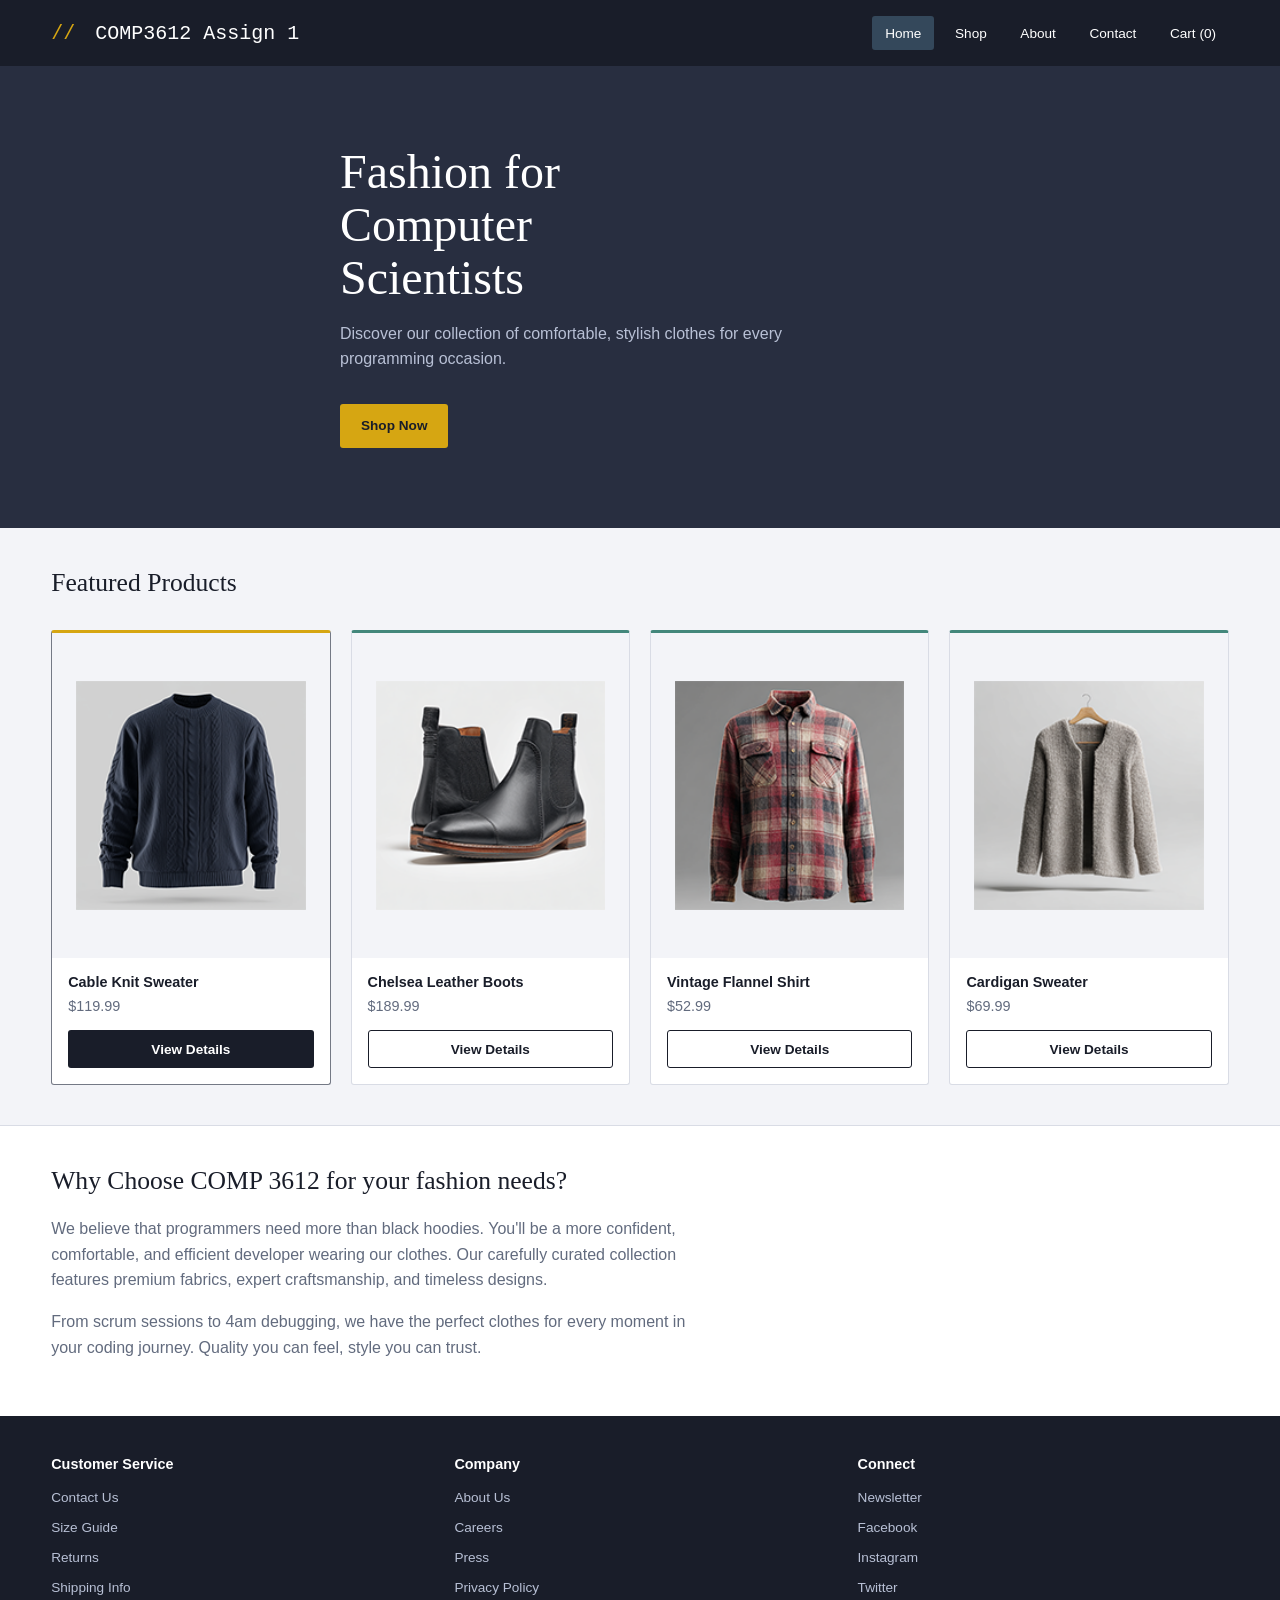
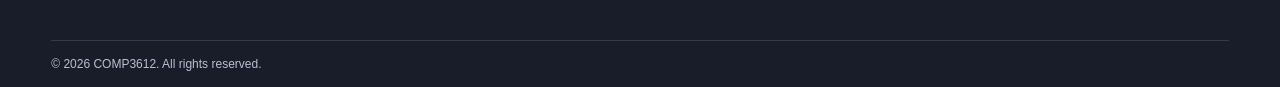
<file: html/index.html>
<!DOCTYPE html>
<html lang="en">
<head>
    <meta charset="UTF-8">
    <meta name="viewport" content="width=device-width, initial-scale=1.0">
    <title>Home | COMP3612 Assign 1</title>
    <link rel="stylesheet" href="../css/style.css">
</head>
<body>

    <!-- Shared header -->
    <header class="site-header">
        <div class="header-content">
            <a class="site-logo" href="index.html">
                <span class="logo-mark">//</span> COMP3612 Assign 1
            </a>

            <nav aria-label="Main navigation">
                <ul class="nav-links">
                    <li>
                        <a href="index.html"
                           class="active"
                           aria-current="page">Home</a>
                    </li>
                    <li><a href="#">Shop</a></li>
                    <li><a href="about.html">About</a></li>
                    <li><a href="#">Contact</a></li>
                    <li><a href="#">Cart (0)</a></li>
                </ul>
            </nav>
        </div>
    </header>

    <main>
        <!-- Introductory banner -->
        <section class="hero">
            <div class="hero-content">
                <span class="hero-decoration" aria-hidden="true">{ }</span>
                <h1>Fashion for Computer Scientists</h1>
                <p>
                    Discover our collection of comfortable, stylish
                    clothes for every programming occasion.
                </p>
                <a class="button button-primary" href="#featured">
                    Shop Now
                </a>
            </div>
        </section>

        <!-- Featured products -->
        <section class="featured-products" id="featured">
            <div class="container">
                <h2>Featured Products</h2>

                <div class="product-grid">
                    <article class="product-card product-card-featured">
                        <div class="product-image">
                            <img
                                src="../data/images/003-small-front.png"
                                alt="Navy cable knit sweater">
                        </div>

                        <div class="product-info">
                            <h3>Cable Knit Sweater</h3>
                            <p class="price">$119.99</p>
                            <a class="button button-dark"
                               href="product.html">
                                View Details
                            </a>
                        </div>
                    </article>

                    <article class="product-card">
                        <div class="product-image">
                            <img
                                src="../data/images/008-small-front.png"
                                alt="Chelsea leather boots">
                        </div>

                        <div class="product-info">
                            <h3>Chelsea Leather Boots</h3>
                            <p class="price">$189.99</p>
                            <a class="button button-outline" href="#">
                                View Details
                            </a>
                        </div>
                    </article>

                    <article class="product-card">
                        <div class="product-image">
                            <img
                                src="../data/images/011-small-front.png"
                                alt="Vintage plaid flannel shirt">
                        </div>

                        <div class="product-info">
                            <h3>Vintage Flannel Shirt</h3>
                            <p class="price">$52.99</p>
                            <a class="button button-outline" href="#">
                                View Details
                            </a>
                        </div>
                    </article>

                    <article class="product-card">
                        <div class="product-image">
                            <img
                                src="../data/images/009-small-front.png"
                                alt="Lightweight cardigan sweater">
                        </div>

                        <div class="product-info">
                            <h3>Cardigan Sweater</h3>
                            <p class="price">$69.99</p>
                            <a class="button button-outline" href="#">
                                View Details
                            </a>
                        </div>
                    </article>
                </div>
            </div>
        </section>

        <!-- Store introduction -->
        <section class="why-choose">
            <div class="container">
                <h2>Why Choose COMP 3612 for your fashion needs?</h2>

                <p>
                    We believe that programmers need more than black
                    hoodies. You'll be a more confident, comfortable,
                    and efficient developer wearing our clothes.
                    Our carefully curated collection features premium
                    fabrics, expert craftsmanship, and timeless designs.
                </p>

                <p>
                    From scrum sessions to 4am debugging, we have the
                    perfect clothes for every moment in your coding
                    journey. Quality you can feel, style you can trust.
                </p>
            </div>
        </section>
    </main>

    <!-- Shared footer -->
    <footer class="site-footer">
        <div class="container">
            <div class="footer-columns">
                <section>
                    <h2>Customer Service</h2>
                    <ul>
                        <li><a href="#">Contact Us</a></li>
                        <li><a href="#">Size Guide</a></li>
                        <li><a href="#">Returns</a></li>
                        <li><a href="#">Shipping Info</a></li>
                    </ul>
                </section>

                <section>
                    <h2>Company</h2>
                    <ul>
                        <li><a href="about.html">About Us</a></li>
                        <li><a href="#">Careers</a></li>
                        <li><a href="#">Press</a></li>
                        <li><a href="#">Privacy Policy</a></li>
                    </ul>
                </section>

                <section>
                    <h2>Connect</h2>
                    <ul>
                        <li><a href="#">Newsletter</a></li>
                        <li><a href="#">Facebook</a></li>
                        <li><a href="#">Instagram</a></li>
                        <li><a href="#">Twitter</a></li>
                    </ul>
                </section>
            </div>

            <p class="copyright">
                &copy; 2026 COMP3612. All rights reserved.
            </p>
        </div>
    </footer>

</body>
</html>
</file>
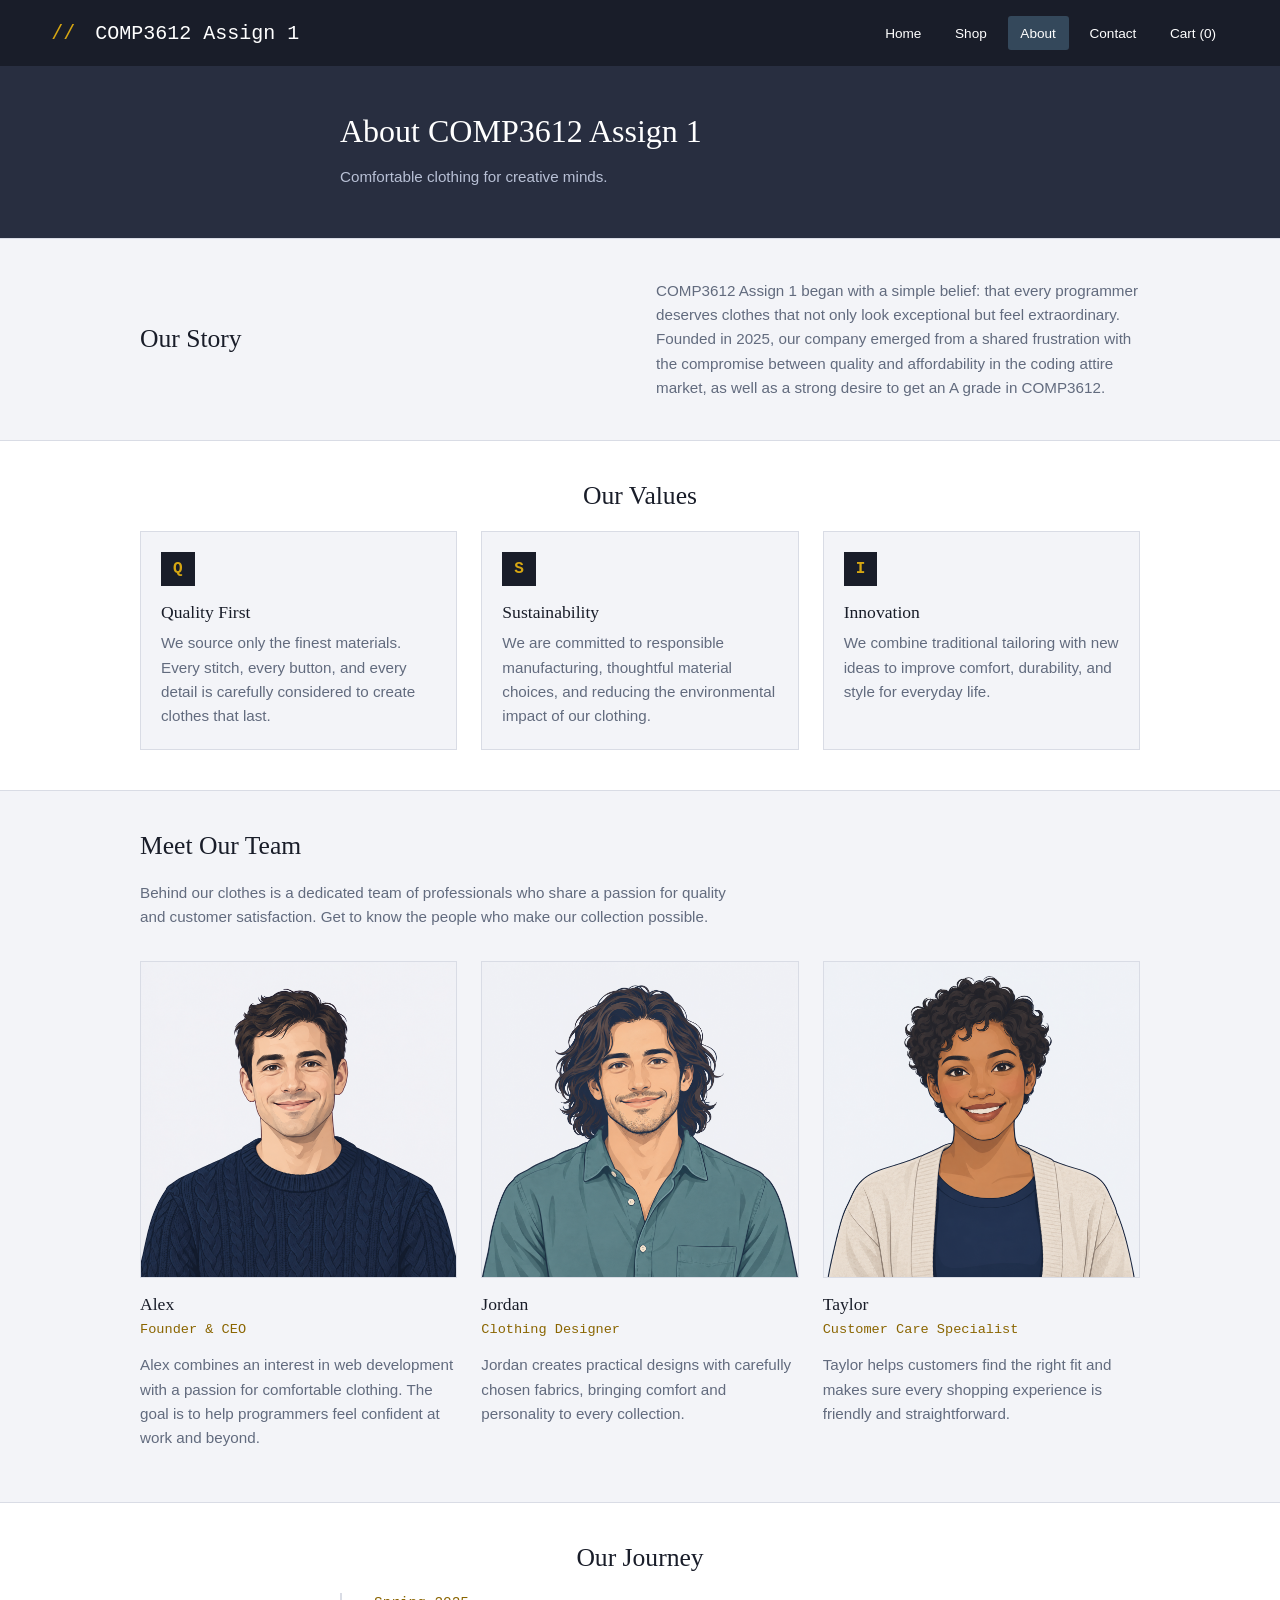
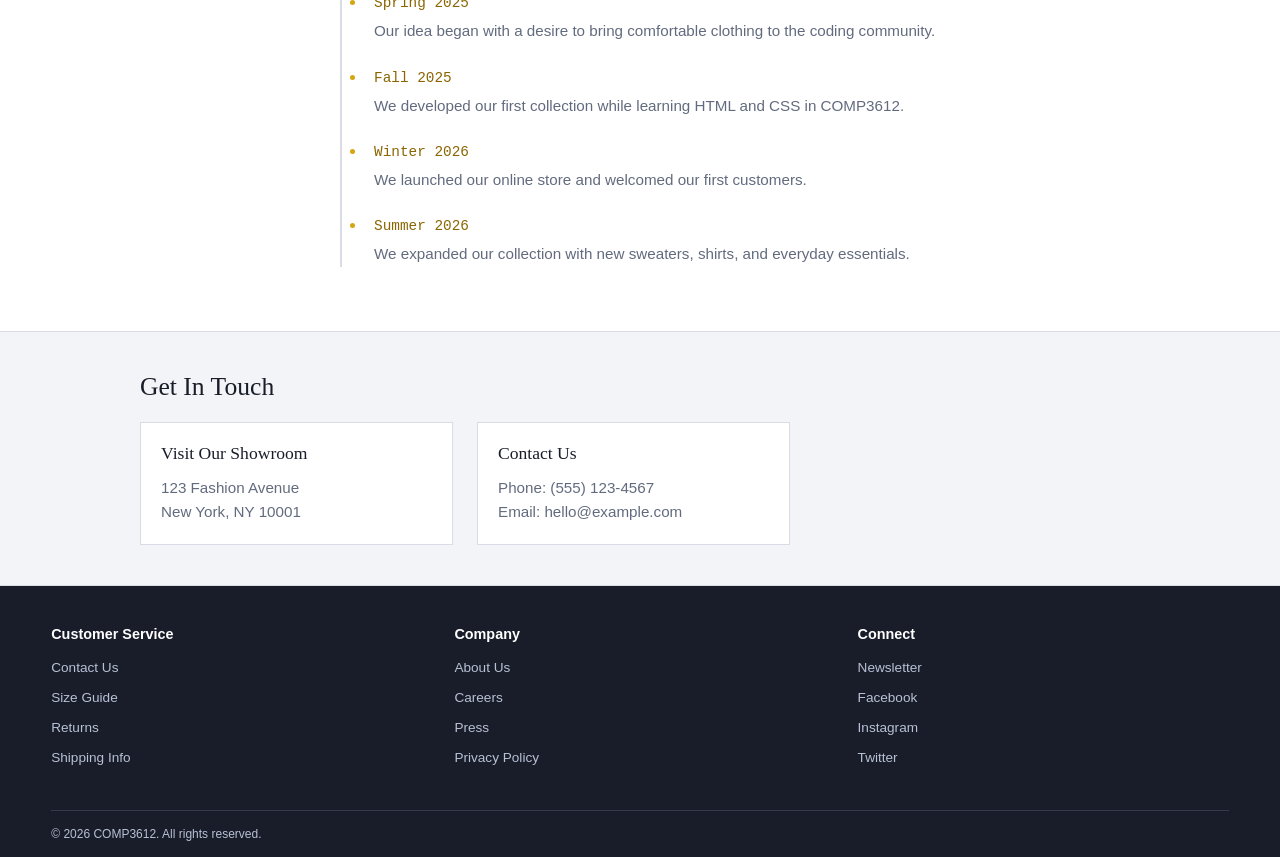
<file: html/about.html>
<!DOCTYPE html>
<html lang="en">
<head>
    <meta charset="UTF-8">
    <meta name="viewport" content="width=device-width, initial-scale=1.0">
    <title>About | COMP3612 Assign 1</title>
    <link rel="stylesheet" href="../css/style.css">
</head>
<body>

    <!-- Shared header -->
    <header class="site-header">
        <div class="header-content">
            <a class="site-logo" href="index.html">
                <span class="logo-mark">//</span> COMP3612 Assign 1
            </a>

            <nav aria-label="Main navigation">
                <ul class="nav-links">
                    <li><a href="index.html">Home</a></li>
                    <li><a href="#">Shop</a></li>
                    <li><a href="about.html" class="active" aria-current="page">About</a></li>
                    <li><a href="#">Contact</a></li>
                    <li><a href="#">Cart (0)</a></li>
                </ul>
            </nav>
        </div>
    </header>

    <main class="about-page">

    <!-- About banner -->
    <section class="hero about-hero">
        <span class="hero-decoration" aria-hidden="true">{ }</span>

        <div class="hero-content">
            <h1>About COMP3612 Assign 1</h1>
            <p>Comfortable clothing for creative minds.</p>
        </div>
    </section>

    <!-- Company story -->
    <section class="our-story">
        <div class="container story-layout">
            <h2>Our Story</h2>

            <p>
                COMP3612 Assign 1 began with a simple belief:
                that every programmer deserves clothes that not
                only look exceptional but feel extraordinary.
                Founded in 2025, our company emerged from a shared
                frustration with the compromise between quality
                and affordability in the coding attire market,
                as well as a strong desire to get an A grade
                in COMP3612.
            </p>
        </div>
    </section>

    <!-- Company values -->
    <section class="our-values">
        <div class="container">
            <h2>Our Values</h2>

            <div class="values-grid">
                <article class="value-card">
                    <span class="value-icon" aria-hidden="true">Q</span>
                    <h3>Quality First</h3>
                    <p>
                        We source only the finest materials.
                        Every stitch, every button, and every
                        detail is carefully considered to create
                        clothes that last.
                    </p>
                </article>

                <article class="value-card">
                    <span class="value-icon" aria-hidden="true">S</span>
                    <h3>Sustainability</h3>
                    <p>
                        We are committed to responsible manufacturing,
                        thoughtful material choices, and reducing
                        the environmental impact of our clothing.
                    </p>
                </article>

                <article class="value-card">
                    <span class="value-icon" aria-hidden="true">I</span>
                    <h3>Innovation</h3>
                    <p>
                        We combine traditional tailoring with new
                        ideas to improve comfort, durability,
                        and style for everyday life.
                    </p>
                </article>
            </div>
        </div>
    </section>

    <!-- Team -->
    <section class="our-team">
        <div class="container">
            <h2>Meet Our Team</h2>

            <p class="team-introduction">
                Behind our clothes is a dedicated team of professionals
                who share a passion for quality and customer satisfaction.
                Get to know the people who make our collection possible.
            </p>

            <div class="team-grid">
                <article class="team-card">
                    <img src="../data/images/team-1.png"
                         alt="Portrait of Alex, founder and CEO">

                    <h3>Alex</h3>
                    <p class="team-role">Founder &amp; CEO</p>
                    <p>
                        Alex combines an interest in web development
                        with a passion for comfortable clothing.
                        The goal is to help programmers feel confident
                        at work and beyond.
                    </p>
                </article>

                <article class="team-card">
                    <img src="../data/images/team-2.png"
                         alt="Portrait of Jordan, clothing designer">

                    <h3>Jordan</h3>
                    <p class="team-role">Clothing Designer</p>
                    <p>
                        Jordan creates practical designs with
                        carefully chosen fabrics, bringing comfort
                        and personality to every collection.
                    </p>
                </article>

                <article class="team-card">
                    <img src="../data/images/team-3.png"
                         alt="Portrait of Taylor, customer care specialist">

                    <h3>Taylor</h3>
                    <p class="team-role">Customer Care Specialist</p>
                    <p>
                        Taylor helps customers find the right fit
                        and makes sure every shopping experience
                        is friendly and straightforward.
                    </p>
                </article>
            </div>
        </div>
    </section>

    <!-- Company timeline -->
    <section class="our-journey">
        <div class="container">
            <h2>Our Journey</h2>

            <ol class="timeline">
                <li>
                    <h3>Spring 2025</h3>
                    <p>
                        Our idea began with a desire to bring
                        comfortable clothing to the coding community.
                    </p>
                </li>

                <li>
                    <h3>Fall 2025</h3>
                    <p>
                        We developed our first collection while
                        learning HTML and CSS in COMP3612.
                    </p>
                </li>

                <li>
                    <h3>Winter 2026</h3>
                    <p>
                        We launched our online store and welcomed
                        our first customers.
                    </p>
                </li>

                <li>
                    <h3>Summer 2026</h3>
                    <p>
                        We expanded our collection with new
                        sweaters, shirts, and everyday essentials.
                    </p>
                </li>
            </ol>
        </div>
    </section>

    <!-- Sample store contact details -->
    <section class="get-in-touch">
        <div class="container">
            <h2>Get In Touch</h2>

            <div class="contact-grid">
                <section class="contact-card">
                    <h3>Visit Our Showroom</h3>
                    <p>
                        123 Fashion Avenue<br>
                        New York, NY 10001
                    </p>
                </section>

                <section class="contact-card">
                    <h3>Contact Us</h3>
                    <p>
                        Phone: (555) 123-4567<br>
                        Email: hello@example.com
                    </p>
                </section>
            </div>
        </div>
    </section>

</main>

    <!-- Shared footer -->
    <footer class="site-footer">
        <div class="container">
            <div class="footer-columns">
                <section>
                    <h2>Customer Service</h2>
                    <ul>
                        <li><a href="#">Contact Us</a></li>
                        <li><a href="#">Size Guide</a></li>
                        <li><a href="#">Returns</a></li>
                        <li><a href="#">Shipping Info</a></li>
                    </ul>
                </section>

                <section>
                    <h2>Company</h2>
                    <ul>
                        <li><a href="about.html">About Us</a></li>
                        <li><a href="#">Careers</a></li>
                        <li><a href="#">Press</a></li>
                        <li><a href="#">Privacy Policy</a></li>
                    </ul>
                </section>

                <section>
                    <h2>Connect</h2>
                    <ul>
                        <li><a href="#">Newsletter</a></li>
                        <li><a href="#">Facebook</a></li>
                        <li><a href="#">Instagram</a></li>
                        <li><a href="#">Twitter</a></li>
                    </ul>
                </section>
            </div>

            <p class="copyright">
                &copy; 2026 COMP3612. All rights reserved.
            </p>
        </div>
    </footer>

</body>
</html>
</file>
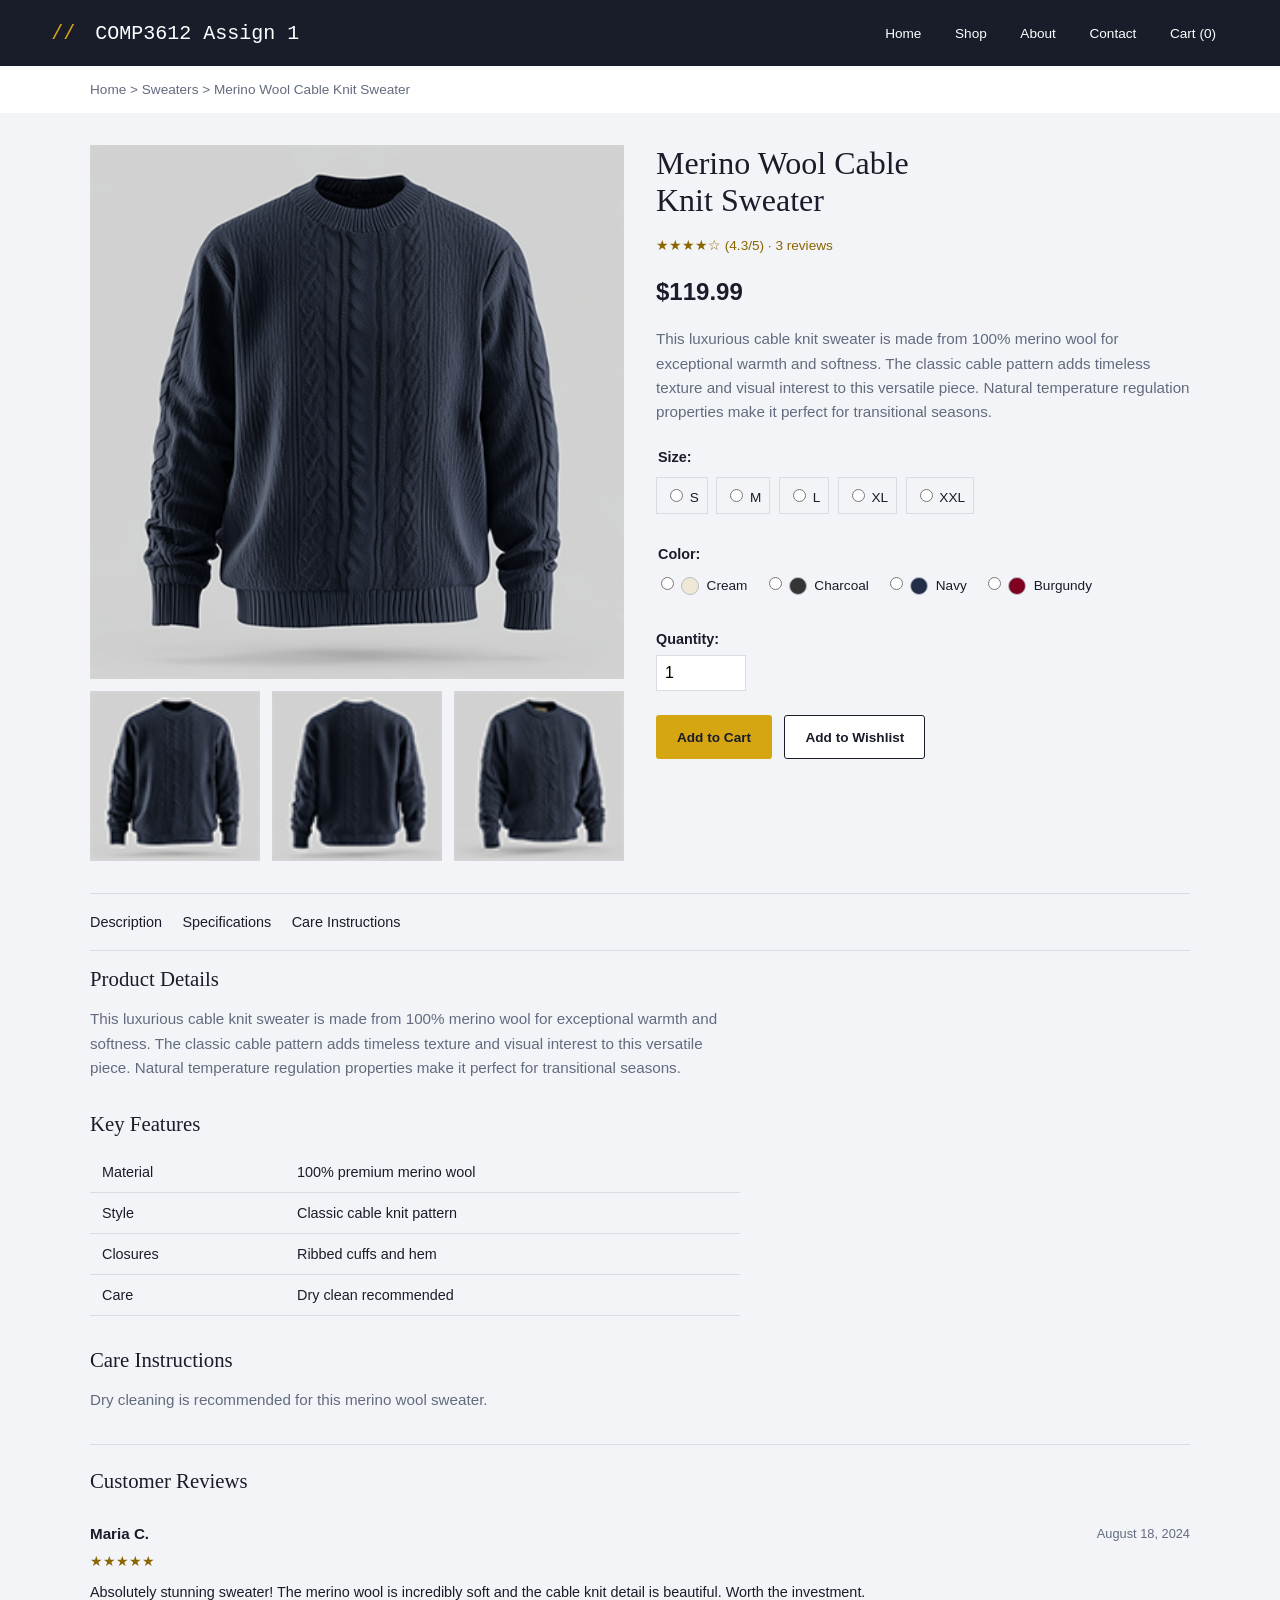
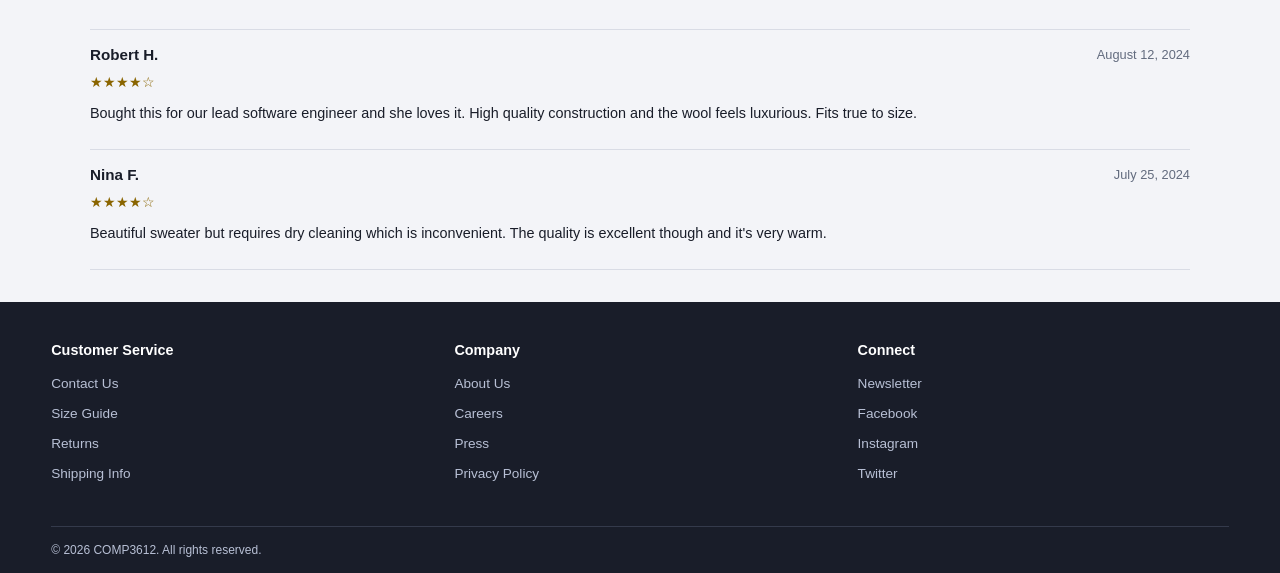
<file: html/product.html>
<!DOCTYPE html>
<html lang="en">
<head>
    <meta charset="UTF-8">
    <meta name="viewport" content="width=device-width, initial-scale=1.0">
    <title>Cable Knit Sweater | COMP3612 Assign 1</title>
    <link rel="stylesheet" href="../css/style.css">
</head>
<body>

    <!-- Shared header -->
    <header class="site-header">
        <div class="header-content">
            <a class="site-logo" href="index.html">
                <span class="logo-mark">//</span> COMP3612 Assign 1
            </a>

            <nav aria-label="Main navigation">
                <ul class="nav-links">
                    <li><a href="index.html">Home</a></li>
                    <li><a href="#">Shop</a></li>
                    <li><a href="about.html">About</a></li>
                    <li><a href="#">Contact</a></li>
                    <li><a href="#">Cart (0)</a></li>
                </ul>
            </nav>
        </div>
    </header>

    <main class="product-page">

    <!-- Breadcrumb navigation -->
    <nav class="breadcrumb container" aria-label="Breadcrumb">
        <a href="index.html">Home</a> &gt;
        <a href="#">Sweaters</a> &gt;
        <span>Merino Wool Cable Knit Sweater</span>
    </nav>

    <div class="product-background">
        <div class="container">

            <!-- Images and purchase options -->
            <section class="product-overview">

                <div class="product-gallery">
                    <img class="main-product-image"
                         src="../data/images/003-medium-front.png"
                         alt="Front view of a navy cable knit sweater">

                    <div class="product-thumbnails">
                        <img src="../data/images/003-thumb-front.png"
                             alt="Sweater front view">

                        <img src="../data/images/003-thumb-back.png"
                             alt="Sweater back view">

                        <img src="../data/images/003-thumb-front-angle.png"
                             alt="Angled front view of the sweater">
                    </div>
                </div>

                <div class="product-summary">
                    <h1>Merino Wool Cable Knit Sweater</h1>

                    <p class="product-rating">
                        ★★★★☆ (4.3/5) · 3 reviews
                    </p>

                    <p class="product-price">$119.99</p>

                    <p>
                        This luxurious cable knit sweater is made from
                        100% merino wool for exceptional warmth and
                        softness. The classic cable pattern adds timeless
                        texture and visual interest to this versatile
                        piece. Natural temperature regulation properties
                        make it perfect for transitional seasons.
                    </p>

                    <form
                        action="https://www.randyconnolly.com/tests/process.php"
                        method="post">

                        <input type="hidden"
                               name="product"
                               value="Merino Wool Cable Knit Sweater">

                        <!-- Select one size -->
                        <fieldset class="size-options">
                            <legend>Size:</legend>

                            <label>
                                <input type="radio"
                                       name="size"
                                       value="S"
                                       required>
                                <span>S</span>
                            </label>

                            <label>
                                <input type="radio"
                                       name="size"
                                       value="M">
                                <span>M</span>
                            </label>

                            <label>
                                <input type="radio"
                                       name="size"
                                       value="L">
                                <span>L</span>
                            </label>

                            <label>
                                <input type="radio"
                                       name="size"
                                       value="XL">
                                <span>XL</span>
                            </label>

                            <label>
                                <input type="radio"
                                       name="size"
                                       value="XXL">
                                <span>XXL</span>
                            </label>
                        </fieldset>

                        <!-- Select one color -->
                        <fieldset class="color-options">
                            <legend>Color:</legend>

                            <label>
                                <input type="radio"
                                       name="color"
                                       value="Cream"
                                       required>
                                <span class="color-swatch cream"></span>
                                Cream
                            </label>

                            <label>
                                <input type="radio"
                                       name="color"
                                       value="Charcoal">
                                <span class="color-swatch charcoal"></span>
                                Charcoal
                            </label>

                            <label>
                                <input type="radio"
                                       name="color"
                                       value="Navy">
                                <span class="color-swatch navy"></span>
                                Navy
                            </label>

                            <label>
                                <input type="radio"
                                       name="color"
                                       value="Burgundy">
                                <span class="color-swatch burgundy"></span>
                                Burgundy
                            </label>
                        </fieldset>

                        <div class="quantity-control">
                            <label for="quantity">Quantity:</label>
                            <input type="number"
                                   id="quantity"
                                   name="quantity"
                                   value="1"
                                   min="1"
                                   step="1"
                                   required>
                        </div>

                        <div class="product-actions">
                            <button type="submit"
                                    class="button button-primary">
                                Add to Cart
                            </button>

                            <button type="button"
                                    class="button button-outline">
                                Add to Wishlist
                            </button>
                        </div>
                    </form>
                </div>

            </section>

            <!-- Links to information on this page -->
            <nav class="product-section-links"
                 aria-label="Product information">
                <a href="#description">Description</a>
                <a href="#specifications">Specifications</a>
                <a href="#care">Care Instructions</a>
            </nav>

            <section id="description" class="product-description">
                <h2>Product Details</h2>
                <p>
                    This luxurious cable knit sweater is made from
                    100% merino wool for exceptional warmth and softness.
                    The classic cable pattern adds timeless texture
                    and visual interest to this versatile piece.
                    Natural temperature regulation properties make
                    it perfect for transitional seasons.
                </p>
            </section>

            <section id="specifications" class="product-specifications">
                <h2>Key Features</h2>

                <table>
                    <tbody>
                        <tr>
                            <th scope="row">Material</th>
                            <td>100% premium merino wool</td>
                        </tr>
                        <tr>
                            <th scope="row">Style</th>
                            <td>Classic cable knit pattern</td>
                        </tr>
                        <tr>
                            <th scope="row">Closures</th>
                            <td>Ribbed cuffs and hem</td>
                        </tr>
                        <tr>
                            <th scope="row">Care</th>
                            <td>Dry clean recommended</td>
                        </tr>
                    </tbody>
                </table>
            </section>

            <section id="care" class="product-care">
                <h2>Care Instructions</h2>
                <p>Dry cleaning is recommended for this merino wool sweater.</p>
            </section>

            <!-- Customer reviews from data.json -->
            <section class="customer-reviews">
                <h2>Customer Reviews</h2>

                <article class="review">
                    <div class="review-heading">
                        <h3>Maria C.</h3>
                        <time datetime="2024-08-18">August 18, 2024</time>
                    </div>

                    <p class="review-stars" aria-label="5 out of 5 stars">
                        ★★★★★
                    </p>

                    <p>
                        Absolutely stunning sweater! The merino wool is
                        incredibly soft and the cable knit detail is
                        beautiful. Worth the investment.
                    </p>
                </article>

                <article class="review">
                    <div class="review-heading">
                        <h3>Robert H.</h3>
                        <time datetime="2024-08-12">August 12, 2024</time>
                    </div>

                    <p class="review-stars" aria-label="4 out of 5 stars">
                        ★★★★☆
                    </p>

                    <p>
                        Bought this for our lead software engineer and
                        she loves it. High quality construction and the
                        wool feels luxurious. Fits true to size.
                    </p>
                </article>

                <article class="review">
                    <div class="review-heading">
                        <h3>Nina F.</h3>
                        <time datetime="2024-07-25">July 25, 2024</time>
                    </div>

                    <p class="review-stars" aria-label="4 out of 5 stars">
                        ★★★★☆
                    </p>

                    <p>
                        Beautiful sweater but requires dry cleaning
                        which is inconvenient. The quality is excellent
                        though and it's very warm.
                    </p>
                </article>
            </section>

        </div>
    </div>

</main>

    <!-- Shared footer -->
    <footer class="site-footer">
        <div class="container">
            <div class="footer-columns">
                <section>
                    <h2>Customer Service</h2>
                    <ul>
                        <li><a href="#">Contact Us</a></li>
                        <li><a href="#">Size Guide</a></li>
                        <li><a href="#">Returns</a></li>
                        <li><a href="#">Shipping Info</a></li>
                    </ul>
                </section>

                <section>
                    <h2>Company</h2>
                    <ul>
                        <li><a href="about.html">About Us</a></li>
                        <li><a href="#">Careers</a></li>
                        <li><a href="#">Press</a></li>
                        <li><a href="#">Privacy Policy</a></li>
                    </ul>
                </section>

                <section>
                    <h2>Connect</h2>
                    <ul>
                        <li><a href="#">Newsletter</a></li>
                        <li><a href="#">Facebook</a></li>
                        <li><a href="#">Instagram</a></li>
                        <li><a href="#">Twitter</a></li>
                    </ul>
                </section>
            </div>

            <p class="copyright">
                &copy; 2026 COMP3612. All rights reserved.
            </p>
        </div>
    </footer>

</body>
</html>
</file>
<file: css/style.css>
/* General page styles */
* {
    box-sizing: border-box;
}

body {
    margin: 0;
    font-family: Arial, Helvetica, sans-serif;
    font-size: 1rem;
    color: #191d29;
    background-color: white;
}

h1,
h2 {
    font-family: Georgia, "Times New Roman", serif;
    font-weight: normal;
}

a {
    text-decoration: none;
}

.container {
    width: 92%;
    max-width: 1200px;
    margin: 0 auto;
}

/* Header */
.site-header {
    background-color: #191d29;
}

.header-content {
    width: 92%;
    max-width: 1200px;
    margin: 0 auto;
    padding: 1rem 0;

    display: flex;
    justify-content: space-between;
    align-items: center;
    flex-wrap: wrap;
    gap: 1rem;
}

.site-logo {
    color: white;
    font-family: "Courier New", monospace;
    font-size: 1.25rem;
}

.logo-mark {
    color: #d6a612;
    margin-right: 0.5rem;
}

.nav-links {
    list-style: none;
    margin: 0;
    padding: 0;

    display: flex;
    flex-wrap: wrap;
    gap: 0.5rem;
}

.nav-links a {
    display: block;
    padding: 0.6rem 0.8rem;
    color: white;
    font-size: 0.85rem;
}

.nav-links a.active {
    background-color: #34485b;
    border-radius: 3px;
}

.site-header a:hover {
    color: #d6a612;
}

/* Hero banner */
.hero {
    position: relative;
    overflow: hidden;
    background-color: #282e40;
    color: white;
    padding: 5rem 2rem;
}

/* Decorative braces from the reference image */
.hero-decoration {
    position: absolute;
    top: -2rem;
    right: 1rem;
    font-family: "Courier New", monospace;
    font-size: 18rem;
    color: #303648;
}

.hero-content {
    position: relative;
    max-width: 600px;
    margin: 0 auto;
}

.hero h1 {
    max-width: 340px;
    margin: 0 0 1rem;
    font-size: 3rem;
    line-height: 1.1;
}

.hero p {
    max-width: 500px;
    margin: 0 0 2rem;
    color: #b8c0d5;
    line-height: 1.6;
}

/* Shared button styling */
.button {
    display: inline-block;
    padding: 0.85rem 1.25rem;
    border: 1px solid transparent;
    border-radius: 3px;
    font-size: 0.85rem;
    font-weight: bold;
    text-align: center;
}

.button-primary {
    background-color: #d6a612;
    color: #191d29;
}

.button-primary:hover {
    background-color: #e7b929;
}


/* Featured products section */
.featured-products {
    background-color: #f3f4f8;
    padding: 2.5rem 0;
    border-bottom: 1px solid #d9dce5;
}

.featured-products h2 {
    margin: 0 0 2rem;
    font-size: 1.6rem;
}

/* Four equal-width columns */
.product-grid {
    display: grid;
    grid-template-columns: 1fr 1fr 1fr 1fr;
    gap: 1.25rem;
}

/* Individual product cards */
.product-card {
    overflow: hidden;
    background-color: white;
    border: 1px solid #d9dce5;
    border-top: 3px solid #43877b;
    border-radius: 3px;
}

.product-card-featured {
    border-color: #747985;
    border-top-color: #d6a612;
}

/* Image area */
.product-image {
    background-color: #f3f4f8;
    padding: 3rem 1.5rem;
}

.product-image img {
    display: block;
    width: 100%;
    height: auto;
}

/* Product name, price, and link */
.product-info {
    padding: 1rem;
}

.product-info h3 {
    margin: 0 0 0.5rem;
    font-size: 0.9rem;
}

.product-info .price {
    margin: 0 0 1rem;
    color: #626b7e;
    font-size: 0.9rem;
}

.product-info .button {
    display: block;
    width: 100%;
    padding: 0.65rem 0.5rem;
}

/* First product's dark button */
.button-dark {
    background-color: #191d29;
    color: white;
}

.button-dark:hover {
    background-color: #34485b;
}

/* Other products' outlined buttons */
.button-outline {
    border-color: #191d29;
    background-color: white;
    color: #191d29;
}

.button-outline:hover {
    background-color: #191d29;
    color: white;
}

/* Adjust the grid for smaller screens */
@media (max-width: 800px) {
    .product-grid {
        grid-template-columns: 1fr 1fr;
    }
}

@media (max-width: 480px) {
    .product-grid {
        grid-template-columns: 1fr;
    }
}


/* Why Choose section */
.why-choose {
    background-color: white;
    padding: 2.5rem 0;
}

.why-choose h2 {
    margin: 0 0 1.25rem;
    font-size: 1.6rem;
}

.why-choose p {
    max-width: 650px;
    margin: 0 0 1rem;
    color: #626b7e;
    font-size: 1rem;
    line-height: 1.6;
}

/* Shared footer */
.site-footer {
    background-color: #191d29;
    color: white;
    padding: 2.5rem 0 1rem;
}

/* Three equal columns */
.footer-columns {
    display: grid;
    grid-template-columns: 1fr 1fr 1fr;
    gap: 2rem;
}

.footer-columns h2 {
    margin: 0 0 1rem;
    font-family: Arial, Helvetica, sans-serif;
    font-size: 0.9rem;
    font-weight: bold;
}

.footer-columns ul {
    list-style: none;
    margin: 0;
    padding: 0;
}

.footer-columns li {
    margin-bottom: 0.75rem;
}

.footer-columns a {
    color: #b8c0d5;
    font-size: 0.85rem;
}

.footer-columns a:hover {
    color: #d6a612;
}

/* Copyright line */
.copyright {
    margin: 2rem 0 0;
    border-top: 1px solid #343a4b;
    padding-top: 1rem;
    color: #b8c0d5;
    font-size: 0.75rem;
}

/* Stack footer sections on narrow screens */
@media (max-width: 600px) {
    .footer-columns {
        grid-template-columns: 1fr;
    }
}


/* General About page styles */
.about-page .container {
    max-width: 1000px;
}

.about-page h2 {
    margin: 0 0 1.25rem;
    font-size: 1.6rem;
}

.about-page h3 {
    font-family: Georgia, "Times New Roman", serif;
    font-size: 1.1rem;
    font-weight: normal;
}

.about-page p {
    font-size: 0.95rem;
    line-height: 1.6;
}

/* Shorter About banner */
.about-hero {
    padding: 3rem 2rem;
}

.about-hero h1 {
    max-width: none;
    font-size: 2rem;
}

.about-hero p {
    margin-bottom: 0;
}

/* Section spacing */
.our-story,
.our-values,
.our-team,
.our-journey,
.get-in-touch {
    padding: 2.5rem 0;
}

/* Alternating background colors */
.our-story,
.our-team,
.get-in-touch {
    background-color: #f3f4f8;
    border-top: 1px solid #d9dce5;
    border-bottom: 1px solid #d9dce5;
}

/* Story: heading on the left, text on the right */
.story-layout {
    display: grid;
    grid-template-columns: 1fr 1fr;
    gap: 2rem;
    align-items: center;
}

.story-layout h2,
.story-layout p {
    margin: 0;
}

.story-layout p {
    color: #626b7e;
}

/* Values */
.our-values h2 {
    text-align: center;
}

.values-grid {
    display: grid;
    grid-template-columns: 1fr 1fr 1fr;
    gap: 1.5rem;
}

.value-card {
    background-color: #f3f4f8;
    border: 1px solid #d9dce5;
    padding: 1.25rem;
}

.value-icon {
    display: inline-block;
    background-color: #191d29;
    color: #d6a612;
    padding: 0.5rem 0.75rem;
    font-family: "Courier New", monospace;
    font-weight: bold;
}

.value-card h3 {
    margin: 1rem 0 0.5rem;
}

.value-card p {
    margin: 0;
    color: #626b7e;
}

/* Team */
.team-introduction {
    max-width: 600px;
    margin: 0 0 2rem;
    color: #626b7e;
}

.team-grid {
    display: grid;
    grid-template-columns: 1fr 1fr 1fr;
    gap: 1.5rem;
}

.team-card img {
    display: block;
    width: 100%;
    height: auto;
    border: 1px solid #d9dce5;
}

.team-card h3 {
    margin: 1rem 0 0.25rem;
}

.team-card p {
    margin: 0 0 0.75rem;
    color: #626b7e;
}

.team-card .team-role {
    color: #8a6500;
    font-size: 0.85rem;
    font-family: "Courier New", monospace;
}

/* Journey */
.our-journey h2 {
    text-align: center;
}

.timeline {
    max-width: 600px;
    margin: 0 auto;
    padding-left: 1.5rem;
    border-left: 2px solid #d9dce5;
    list-style-type: disc;
}

.timeline li {
    margin-bottom: 1.5rem;
    padding-left: 0.5rem;
    color: #d6a612;
}

.timeline h3 {
    margin: 0 0 0.5rem;
    color: #8a6500;
    font-family: "Courier New", monospace;
    font-size: 0.9rem;
}

.timeline p {
    margin: 0;
    color: #626b7e;
}

/* Contact information */
.contact-grid {
    display: grid;
    grid-template-columns: 1fr 1fr;
    gap: 1.5rem;
    max-width: 650px;
}

.contact-card {
    background-color: white;
    border: 1px solid #d9dce5;
    padding: 1.25rem;
}

.contact-card h3 {
    margin: 0 0 0.75rem;
}

.contact-card p {
    margin: 0;
    color: #626b7e;
}

/* Stack the sections on smaller screens */
@media (max-width: 700px) {
    .story-layout,
    .values-grid,
    .team-grid,
    .contact-grid {
        grid-template-columns: 1fr;
    }
}

/*
AI assistance: ChatGPT
Prompt: "ok, lets move on"
Context: Style the product page using straightforward CSS
and a two-column Grid layout.
*/

/* Breadcrumb navigation */
.breadcrumb {
    padding: 1rem 0;
    font-size: 0.85rem;
    color: #626b7e;
}

.breadcrumb a {
    color: #626b7e;
}

.breadcrumb a:hover {
    color: #8a6500;
}

/* Main product area */
.product-background {
    background-color: #f3f4f8;
    padding: 2rem 0;
}

.product-page .container {
    max-width: 1100px;
}

.product-overview {
    display: grid;
    grid-template-columns: 1fr 1fr;
    gap: 2rem;
    align-items: start;
}

/* Product images */
.main-product-image {
    display: block;
    width: 100%;
    height: auto;
}

.product-thumbnails {
    display: grid;
    grid-template-columns: 1fr 1fr 1fr;
    gap: 0.75rem;
    margin-top: 0.75rem;
}

.product-thumbnails img {
    display: block;
    width: 100%;
    height: auto;
}

/* Product information */
.product-summary h1 {
    max-width: 300px;
    margin: 0 0 1rem;
    font-size: 2rem;
}

.product-summary p {
    font-size: 0.95rem;
    line-height: 1.6;
    color: #626b7e;
}

.product-summary .product-rating {
    color: #8a6500;
    font-size: 0.85rem;
}

.product-summary .product-price {
    margin: 1rem 0;
    color: #191d29;
    font-size: 1.5rem;
    font-weight: bold;
}

/* Form groups */
.product-summary fieldset {
    border: none;
    padding: 0;
    margin: 1.5rem 0;
}

.product-summary legend {
    margin-bottom: 0.75rem;
    font-size: 0.9rem;
    font-weight: bold;
}

/* Size choices */
.size-options label {
    display: inline-block;
    border: 1px solid #d9dce5;
    padding: 0.5rem;
    margin: 0 0.25rem 0.5rem 0;
    font-size: 0.85rem;
    cursor: pointer;
}

/* Color choices */
.color-options label {
    display: inline-block;
    margin: 0 0.75rem 0.75rem 0;
    font-size: 0.85rem;
    cursor: pointer;
}

.color-swatch {
    display: inline-block;
    width: 18px;
    height: 18px;
    border: 1px solid #b8bdc8;
    border-radius: 50%;
    vertical-align: middle;
    margin-right: 0.25rem;
}

.cream {
    background-color: #eee8d5;
}

.charcoal {
    background-color: #343434;
}

.navy {
    background-color: #222e48;
}

.burgundy {
    background-color: #800020;
}

/* Quantity */
.quantity-control {
    margin-bottom: 1.5rem;
}

.quantity-control label {
    display: block;
    margin-bottom: 0.5rem;
    font-size: 0.9rem;
    font-weight: bold;
}

.quantity-control input {
    width: 90px;
    padding: 0.5rem;
    border: 1px solid #d9dce5;
    font-family: inherit;
    font-size: 1rem;
}

/* Purchase buttons */
.product-actions .button {
    margin: 0 0.5rem 0.5rem 0;
    font-family: inherit;
    cursor: pointer;
}

/* Links to product information */
.product-section-links {
    margin-top: 2rem;
    padding: 1rem 0;
    border-top: 1px solid #d9dce5;
    border-bottom: 1px solid #d9dce5;
}

.product-section-links a {
    display: inline-block;
    margin-right: 1rem;
    padding: 0.25rem 0;
    color: #191d29;
    font-size: 0.9rem;
}

.product-section-links a:hover {
    color: #8a6500;
    text-decoration: underline;
}

/* Description, features, and care */
.product-description,
.product-specifications,
.product-care {
    padding: 1rem 0;
}

.product-page h2 {
    margin: 0 0 1rem;
    font-size: 1.3rem;
}

.product-description p,
.product-care p {
    max-width: 650px;
    margin: 0;
    color: #626b7e;
    font-size: 0.95rem;
    line-height: 1.6;
}

/* Features table */
.product-specifications table {
    width: 100%;
    max-width: 650px;
    border-collapse: collapse;
    font-size: 0.9rem;
}

.product-specifications th,
.product-specifications td {
    border-bottom: 1px solid #d9dce5;
    padding: 0.75rem;
    text-align: left;
}

.product-specifications th {
    width: 30%;
    font-weight: normal;
}

/* Customer reviews */
.customer-reviews {
    margin-top: 1rem;
    padding-top: 1.5rem;
    border-top: 1px solid #d9dce5;
}

.review {
    padding: 1rem 0;
    border-bottom: 1px solid #d9dce5;
}

.review-heading {
    display: flex;
    justify-content: space-between;
    align-items: center;
    flex-wrap: wrap;
    gap: 0.5rem;
}

.review-heading h3 {
    margin: 0;
    font-size: 0.95rem;
}

.review-heading time {
    color: #626b7e;
    font-size: 0.8rem;
}

.review p {
    margin: 0.5rem 0;
    font-size: 0.9rem;
    line-height: 1.6;
}

.review .review-stars {
    color: #8a6500;
}

/* Stack images and information on smaller screens */
@media (max-width: 750px) {
    .product-overview {
        grid-template-columns: 1fr;
    }
}

/* Hide the decorative curly braces */
.hero-decoration {
    display: none;
}
</file>
